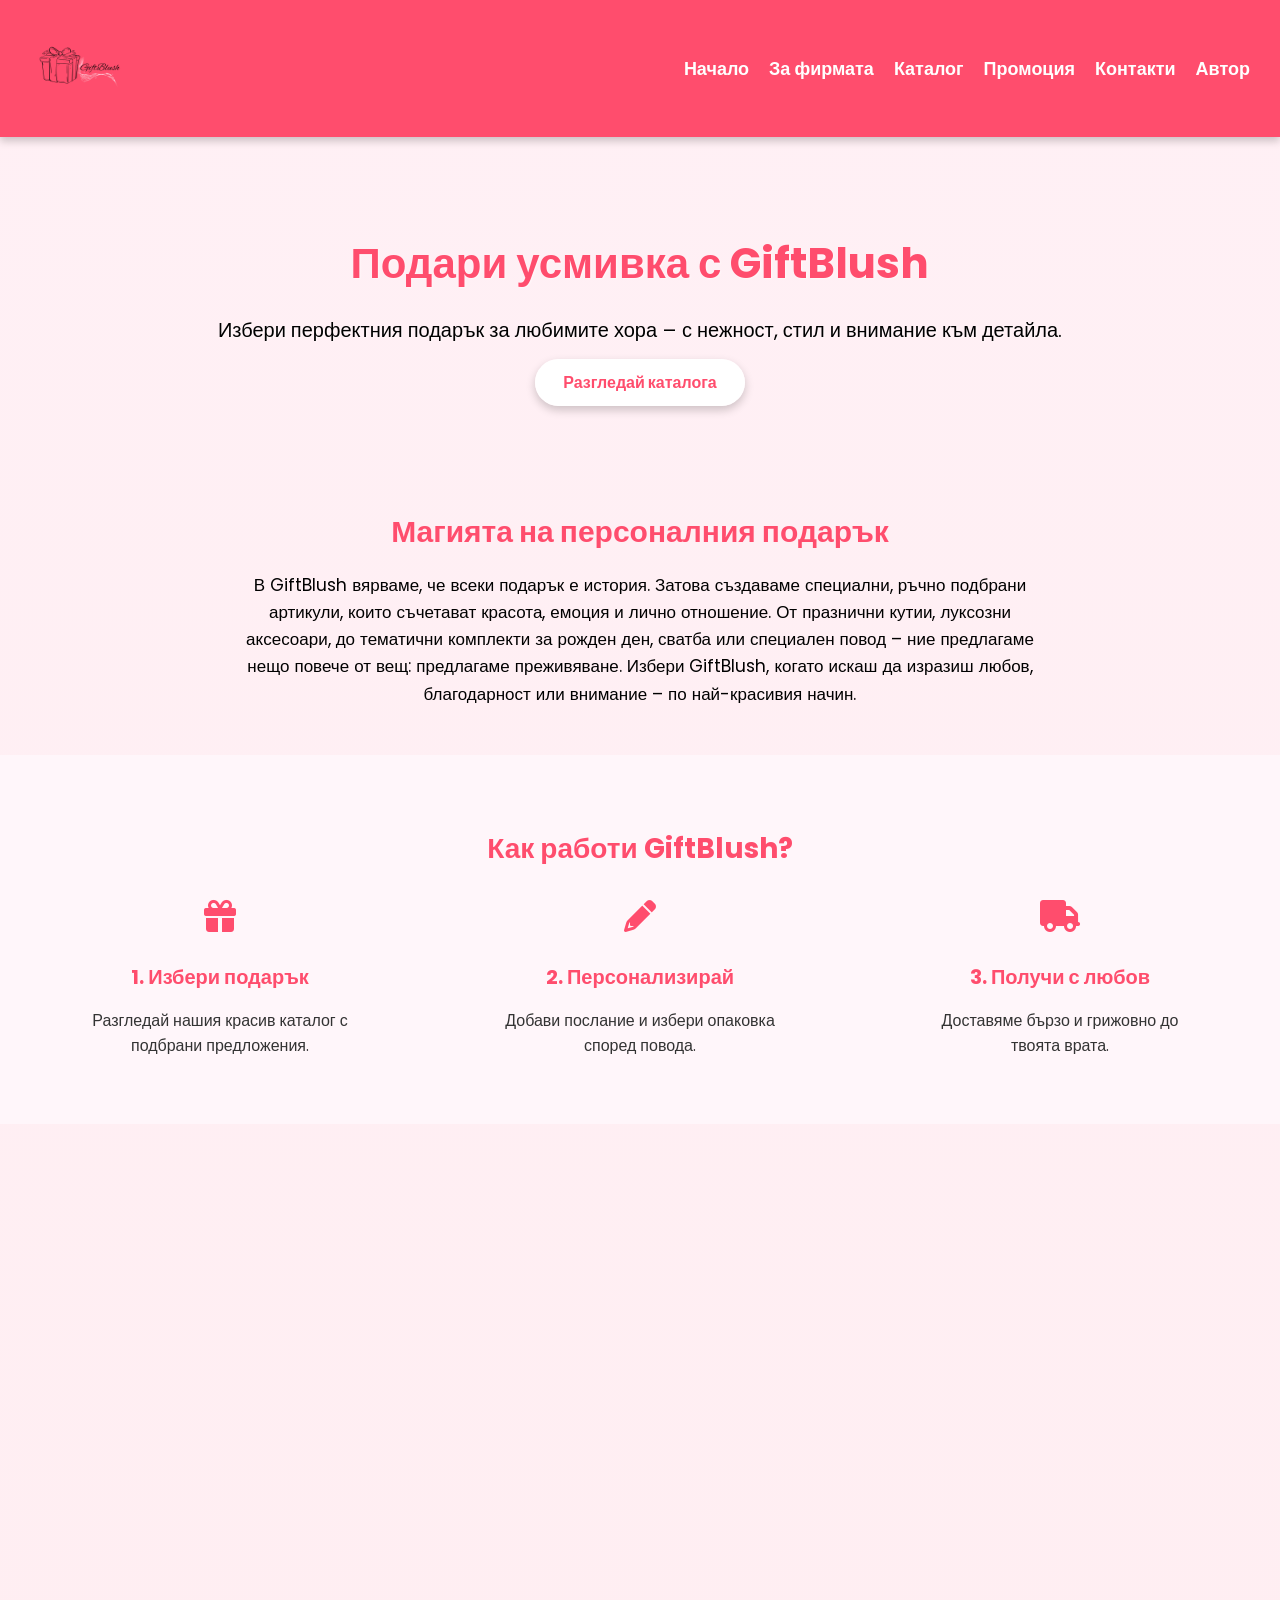
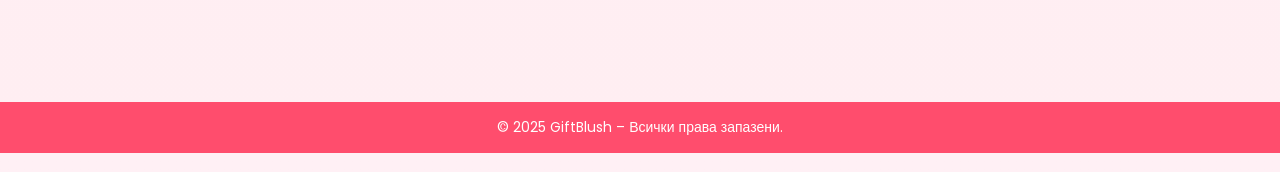
<file: index.html>
<!DOCTYPE html>
<html lang="bg">
<head>
  <meta charset="UTF-8" />
  <meta name="viewport" content="width=device-width, initial-scale=1.0"/>
  <title>GiftBlush - Магията на подаръка</title>
  <link href="https://fonts.googleapis.com/css2?family=Poppins:wght@300;600&display=swap" rel="stylesheet">
  <link href="https://unpkg.com/aos@2.3.4/dist/aos.css" rel="stylesheet">
  <link rel="stylesheet" href="https://cdnjs.cloudflare.com/ajax/libs/font-awesome/6.0.0/css/all.min.css">
  <style>
    body {
      font-family: 'Poppins', sans-serif;
      background: linear-gradient(to bottom, #fff0f5, #ffeef2);
      margin: 0;
      padding: 0;
      color: #ff4d6d;
    }

    header {
      display: flex;
      align-items: center;
      justify-content: space-between;
      background: #ff4d6d;
      padding: 15px 30px;
      box-shadow: 0 4px 8px rgba(0, 0, 0, 0.2);
      position: sticky;
      top: 0;
      z-index: 1000;
    }

    .logo img {
      height: 100px;
      transition: transform 0.3s;
    }

    .logo img:hover {
      transform: scale(1.1);
    }

    nav ul {
      list-style: none;
      display: flex;
      margin: 0;
      padding: 0;
    }

    nav ul li {
      margin-left: 20px;
    }

    nav ul li a {
      text-decoration: none;
      color: white;
      font-weight: bold;
      font-size: 18px;
      transition: color 0.3s, transform 0.2s;
    }

    nav ul li a:hover {
      color: #ffd3e0;
      transform: scale(1.1);
    }

    .hero-section {
      background: url('https://images.unsplash.com/photo-1585386959984-a4155224a1c2?auto=format&fit=crop&w=1400&q=80') no-repeat center center;
      background-size: cover;
      padding: 60px 20px;
      text-align: center;
      color: #ff4d6d;
    }

    .hero-text h1 {
      font-size: 42px;
      margin-bottom: 15px;
      text-shadow: 1px 1px 2px rgba(255,255,255,0.6);
    }

    .hero-text p {
      font-size: 20px;
      margin-bottom: 25px;
      text-shadow: 1px 1px 2px rgba(255,255,255,0.6);
      color: #000;
    }

    .btn {
      background-color: #fff;
      color: #ff4d6d;
      padding: 12px 28px;
      border: none;
      border-radius: 30px;
      font-size: 16px;
      font-weight: bold;
      cursor: pointer;
      box-shadow: 0 4px 10px rgba(0,0,0,0.2);
      transition: all 0.3s ease;
      text-decoration: none;
    }

    .btn:hover {
      background-color: #ffe0ec;
      transform: scale(1.05);
    }

    .about-section {
      padding: 30px 20px;
      max-width: 800px;
      margin: 0 auto;
      text-align: center;
    }

    .about-section h2 {
      font-size: 30px;
      margin-bottom: 15px;
    }

    .about-section p {
      font-size: 17px;
      line-height: 1.6;
      color: #000;
    }

    .how-it-works {
      padding: 50px 20px;
      background-color: #fff6fa;
      text-align: center;
    }

    .how-it-works h2 {
      font-size: 28px;
      margin-bottom: 30px;
    }

    .steps {
      display: flex;
      justify-content: space-around;
      flex-wrap: wrap;
      gap: 20px;
    }

    .step {
      max-width: 280px;
    }

    .step h3 {
      font-size: 20px;
      margin-bottom: 10px;
      color: #ff4d6d;
    }

    .step p {
      font-size: 16px;
      color: #333;
    }

    .icon {
      color: #ff4d6d;
      margin-bottom: 10px;
      transition: transform 0.3s ease;
    }

    .step:hover .icon {
      transform: scale(1.2) rotate(5deg);
    }

    .subscribe-section {
      background-color: #ffe0ec;
      padding: 40px 20px;
      text-align: center;
    }

    .subscribe-section h2 {
      margin-bottom: 20px;
      font-size: 24px;
    }

    .subscribe-section input[type="email"] {
      padding: 10px;
      width: 250px;
      border-radius: 20px;
      border: 1px solid #ccc;
      margin-right: 10px;
    }

    .subscribe-section button {
      padding: 10px 20px;
      border: none;
      border-radius: 20px;
      background-color: #ff4d6d;
      color: white;
      font-weight: bold;
      cursor: pointer;
    }

    .faq-section {
      background-color: #fff6fa;
      padding: 60px 20px;
      text-align: center;
    }

    .faq-section h2 {
      color: #ff4d6d;
      margin-bottom: 40px;
      font-size: 30px;
    }

    .faq-container {
      max-width: 1000px;
      margin: 0 auto;
      text-align: left;
    }

    .faq-item {
      background: #ffffff;
      margin-bottom: 15px;
      border-radius: 10px;
      overflow: hidden;
      box-shadow: 0 2px 8px rgba(0,0,0,0.1);
    }

    .faq-question {
      padding: 18px 24px;
      cursor: pointer;
      font-weight: bold;
      color: #ff4d6d;
      position: relative;
      font-size: 18px;
      line-height: 1.5;
    }

    .faq-answer {
      padding: 0 24px 18px;
      color: #333;
      display: none;
    }

    .faq-item input {
      display: none;
    }

    .faq-item input:checked ~ .faq-answer {
      display: block;
    }

    .faq-item input:checked ~ .faq-question::after {
      content: "-";
    }

    .faq-question::after {
      content: "+";
      position: absolute;
      right: 24px;
      font-size: 24px;
      top: 50%;
      transform: translateY(-50%);
      color: #ff4d6d;
      transition: 0.3s ease;
    }

    footer {
      background-color: #ff4d6d;
      color: white;
      text-align: center;
      padding: 15px 0;
      font-size: 14px;
      margin-top: 30px;
    }
  </style>
</head>
<body>

  <header>
    <div class="logo">
      <img src="./pictures/GiftBlush_logo.png" alt="GiftBlush лого">
    </div>
    <nav>
      <ul>
        <li><a href="index.html">Начало</a></li>
        <li><a href="about.html">За фирмата</a></li>
        <li><a href="catalog.html">Каталог</a></li>
        <li><a href="promo.html">Промоция</a></li>
        <li><a href="contacts.html">Контакти</a></li>
        <li><a href="author.html">Автор</a></li>
      </ul>
    </nav>
  </header>

  <section class="hero-section" data-aos="fade-up">
    <div class="hero-text">
      <h1>Подари усмивка с GiftBlush</h1>
      <p>Избери перфектния подарък за любимите хора – с нежност, стил и внимание към детайла.</p>
      <a href="catalog.html" class="btn">Разгледай каталога</a>
    </div>
  </section>

  <section class="about-section" data-aos="fade-up">
    <h2>Магията на персоналния подарък</h2>
    <p>
      В GiftBlush вярваме, че всеки подарък е история. Затова създаваме специални, ръчно подбрани артикули, които съчетават красота, емоция и лично отношение.
      От празнични кутии, луксозни аксесоари, до тематични комплекти за рожден ден, сватба или специален повод – ние предлагаме нещо повече от вещ: предлагаме преживяване.
      Избери GiftBlush, когато искаш да изразиш любов, благодарност или внимание – по най-красивия начин.
    </p>
  </section>

  <section class="how-it-works" data-aos="fade-up">
    <h2>Как работи GiftBlush?</h2>
    <div class="steps">
      <div class="step">
        <i class="fas fa-gift fa-2x icon"></i>
        <h3>1. Избери подарък</h3>
        <p>Разгледай нашия красив каталог с подбрани предложения.</p>
      </div>
      <div class="step">
        <i class="fas fa-pencil-alt fa-2x icon"></i>
        <h3>2. Персонализирай</h3>
        <p>Добави послание и избери опаковка според повода.</p>
      </div>
      <div class="step">
        <i class="fas fa-truck fa-2x icon"></i>
        <h3>3. Получи с любов</h3>
        <p>Доставяме бързо и грижовно до твоята врата.</p>
      </div>
    </div>
  </section>

  <section class="subscribe-section" data-aos="fade-up">
    <h2>Абонирай се за новини и получи 10% отстъпка</h2>
    <form>
      <input type="email" placeholder="Въведи имейл" required>
      <button type="submit">Абонирай се</button>
    </form>
  </section>

  <section class="faq-section" data-aos="fade-up">
    <h2>Често задавани въпроси</h2>
    <div class="faq-container">
      <div class="faq-item">
        <input type="checkbox" id="faq1">
        <label class="faq-question" for="faq1">Колко бързо е доставката?</label>
        <div class="faq-answer">
          <p>Доставяме в рамките на 1-3 работни дни, в зависимост от населеното място.</p>
        </div>
      </div>
      <div class="faq-item">
        <input type="checkbox" id="faq2">
        <label class="faq-question" for="faq2">Мога ли да добавя лично послание?</label>
        <div class="faq-answer">
          <p>Разбира се! Персоналните послания са част от нашата магия.</p>
        </div>
      </div>
      <div class="faq-item">
        <input type="checkbox" id="faq3">
        <label class="faq-question" for="faq3">Какви методи на плащане предлагате?</label>
        <div class="faq-answer">
          <p>Можеш да платиш с карта, наложен платеж или по банков път.</p>
        </div>
      </div>
    </div>
  </section>

  <footer>
    © 2025 GiftBlush – Всички права запазени.
  </footer>

  <script src="https://unpkg.com/aos@2.3.4/dist/aos.js"></script>
  <script>
    AOS.init();
  </script>
</body>
</html>
</file>
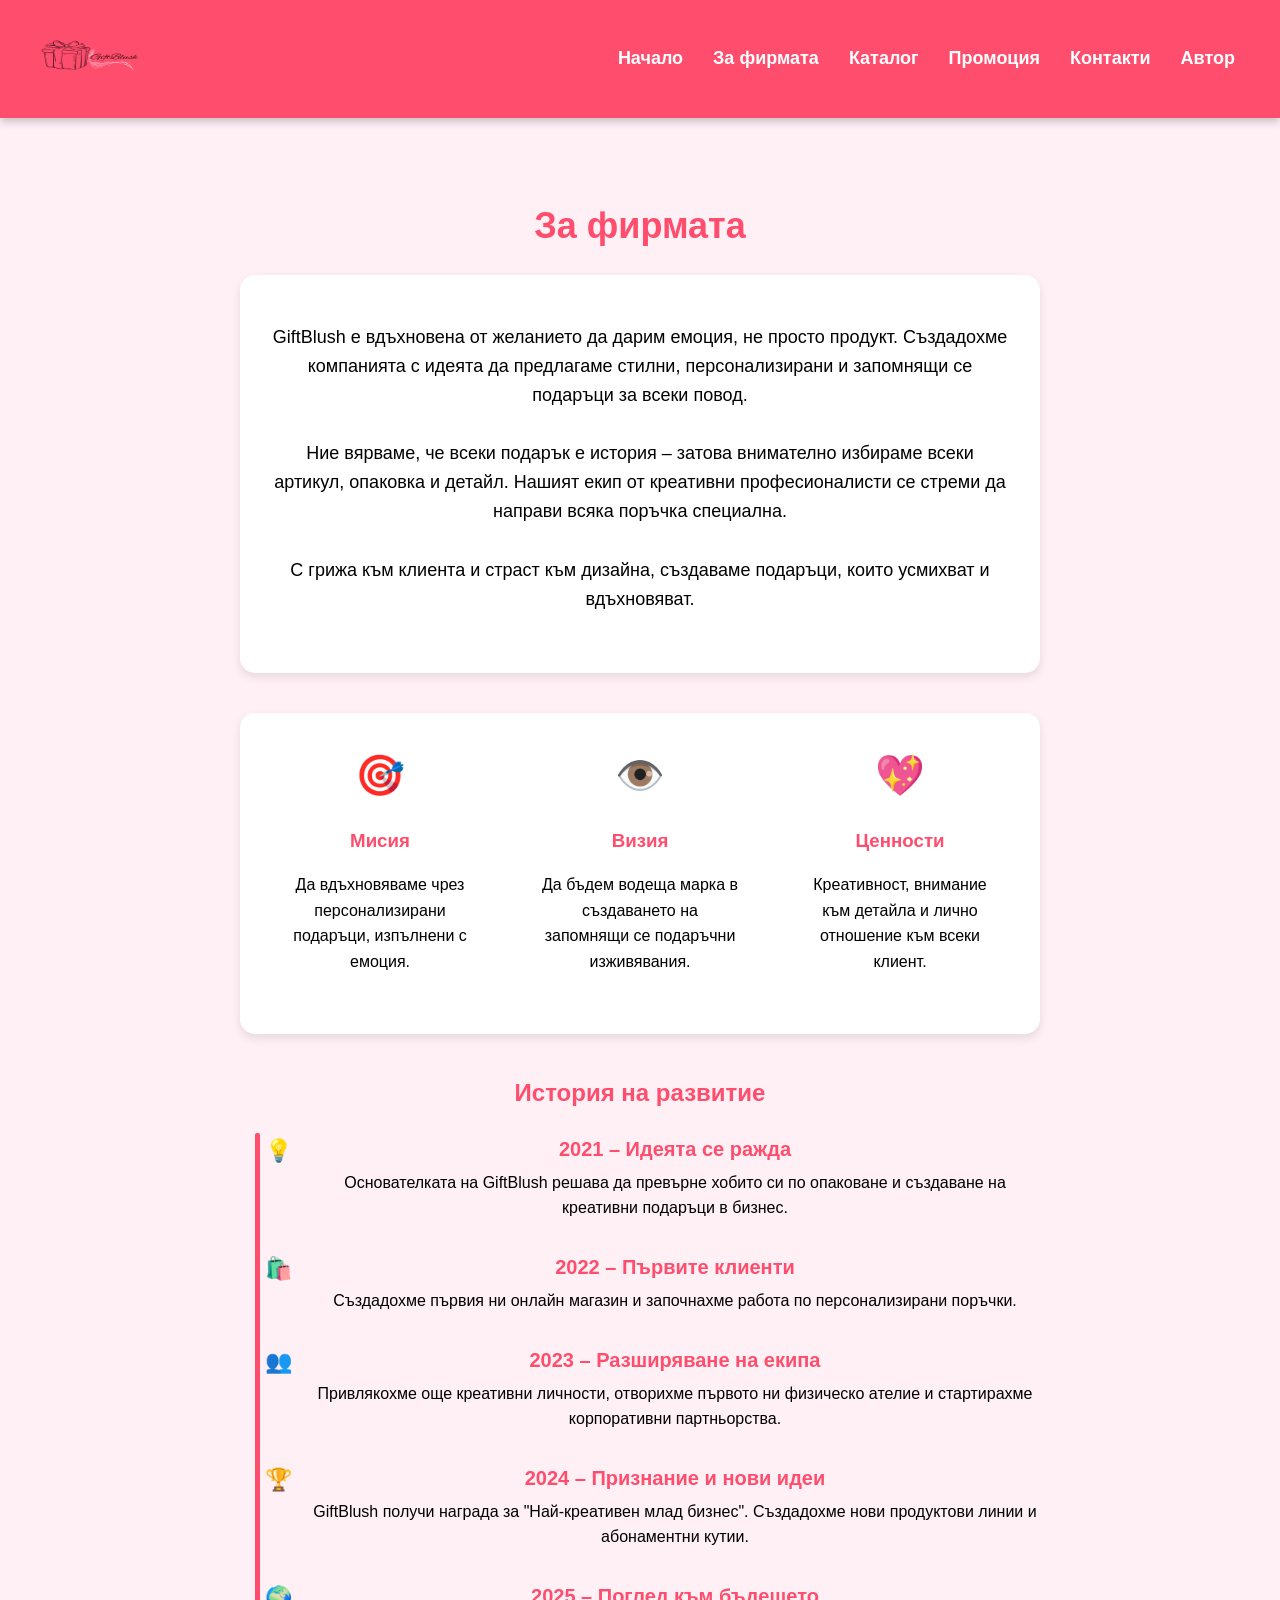
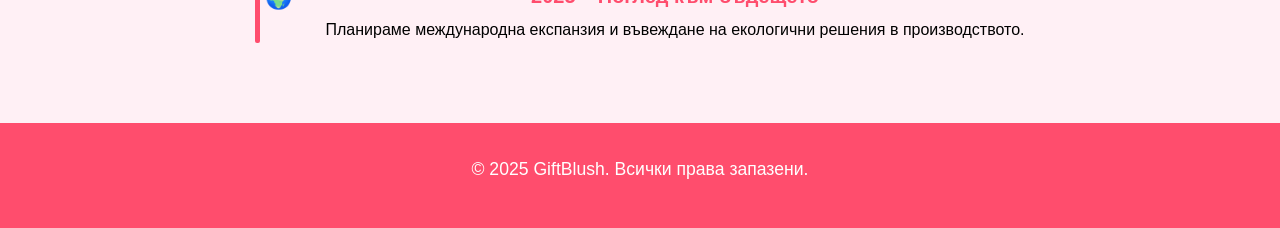
<file: about.html>
<!DOCTYPE html>
<html lang="bg">

<head>
    <meta charset="UTF-8">
    <meta name="viewport" content="width=device-width, initial-scale=1.0">
    <title>За фирмата</title>
    <link rel="stylesheet" href="styles.css">

    <style>
        body {
            font-family: 'Segoe UI', sans-serif;
            margin: 0;
            padding: 0;
            background-color: #fff0f5;
        }

        header {
            display: flex;
            align-items: center;
            justify-content: space-between;
            background: #ff4d6d;
            padding: 15px 30px;
            box-shadow: 0 4px 8px rgba(0, 0, 0, 0.2);
            position: sticky;
            top: 0;
            z-index: 1000;
        }

        .logo img {
            height: 80px;
            transition: transform 0.3s;
        }

        .logo img:hover {
            transform: scale(1.1);
        }

        nav ul {
            list-style: none;
            display: flex;
            margin: 0;
            padding: 0;
        }

        nav ul li {
            margin: 0 15px;
        }

        nav ul li a {
            text-decoration: none;
            color: white;
            font-weight: bold;
            font-size: 18px;
            transition: color 0.3s, transform 0.2s;
        }

        nav ul li a:hover {
            color: #ffd3e0;
            transform: scale(1.1);
        }

        main {
            padding: 50px 20px;
            max-width: 1000px;
            margin: auto;
        }

        section h1 {
            color: #ff4d6d;
            font-size: 36px;
            text-align: center;
        }

        .company-info {
            background-color: white;
            border-radius: 15px;
            padding: 30px;
            box-shadow: 0 4px 10px rgba(0, 0, 0, 0.1);
            margin-bottom: 40px;
        }

        .company-info p {
            font-size: 18px;
            line-height: 1.6;
        }

        /* Мисия - Визия - Ценности */
        .core-values {
            display: flex;
            justify-content: space-around;
            background-color: #ffffff;
            border-radius: 15px;
            padding: 30px 10px;
            box-shadow: 0 4px 10px rgba(0, 0, 0, 0.1);
            margin-bottom: 40px;
            text-align: center;
        }

        .value-box {
            max-width: 200px;
        }

        .value-box span {
            font-size: 40px;
            display: block;
            margin-bottom: 10px;
        }

        .value-box h3 {
            color: #ff4d6d;
            margin-bottom: 10px;
        }

        .value-box p {
            font-size: 16px;
        }

        /* Хронология */
        .timeline {
            position: relative;
            padding-left: 40px;
            margin: 20px 0;
        }

        .timeline::before {
            content: '';
            position: absolute;
            top: 0;
            left: 15px;
            width: 5px;
            height: 100%;
            background: #ff4d6d;
            border-radius: 2px;
        }

        .timeline-event {
            position: relative;
            margin-bottom: 30px;
            padding-left: 30px;
        }

        .timeline-event::before {
            position: absolute;
            left: -15px;
            top: 0;
            font-size: 22px;
        }

        .timeline-event:nth-child(1)::before { content: '💡'; }
        .timeline-event:nth-child(2)::before { content: '🛍️'; }
        .timeline-event:nth-child(3)::before { content: '👥'; }
        .timeline-event:nth-child(4)::before { content: '🏆'; }
        .timeline-event:nth-child(5)::before { content: '🌍'; }

        .timeline-event h3 {
            margin: 0 0 5px;
            color: #ff4d6d;
            font-size: 20px;
        }

        .timeline-event p {
            margin: 0;
            font-size: 16px;
        }

        footer {
            background: #ff4d6d;
            color: white;
            text-align: center;
            padding: 15px 0;
            font-size: 16px;
        }
    </style>
</head>

<body>
    <header>
        <div class="logo">
            <img src="./pictures/GiftBlush_logo.png" alt="GiftBlush Лого">
        </div>
        <nav>
            <ul>
                <li><a href="index.html">Начало</a></li>
                <li><a href="about.html">За фирмата</a></li>
                <li><a href="catalog.html">Каталог</a></li>
                <li><a href="promo.html">Промоция</a></li>
                <li><a href="contacts.html">Контакти</a></li>
                <li><a href="author.html">Автор</a></li>
            </ul>
        </nav>
    </header>

    <main>
        <section>
            <h1>За фирмата</h1>
            <div class="company-info">
                <p>GiftBlush е вдъхновена от желанието да дарим емоция, не просто продукт. Създадохме компанията с идеята да предлагаме стилни, персонализирани и запомнящи се подаръци за всеки повод.</p>
                <p>Ние вярваме, че всеки подарък е история – затова внимателно избираме всеки артикул, опаковка и детайл. Нашият екип от креативни професионалисти се стреми да направи всяка поръчка специална.</p>
                <p>С грижа към клиента и страст към дизайна, създаваме подаръци, които усмихват и вдъхновяват.</p>
            </div>

            <!-- Мисия, Визия, Ценности -->
            <div class="core-values">
                <div class="value-box">
                    <span>🎯</span>
                    <h3>Мисия</h3>
                    <p>Да вдъхновяваме чрез персонализирани подаръци, изпълнени с емоция.</p>
                </div>
                <div class="value-box">
                    <span>👁️</span>
                    <h3>Визия</h3>
                    <p>Да бъдем водеща марка в създаването на запомнящи се подаръчни изживявания.</p>
                </div>
                <div class="value-box">
                    <span>💖</span>
                    <h3>Ценности</h3>
                    <p>Креативност, внимание към детайла и лично отношение към всеки клиент.</p>
                </div>
            </div>

            <h2 style="text-align:center; color:#ff4d6d;">История на развитие</h2>
            <div class="timeline">
                <div class="timeline-event">
                    <h3>2021 – Идеята се ражда</h3>
                    <p>Основателката на GiftBlush решава да превърне хобито си по опаковане и създаване на креативни подаръци в бизнес.</p>
                </div>
                <div class="timeline-event">
                    <h3>2022 – Първите клиенти</h3>
                    <p>Създадохме първия ни онлайн магазин и започнахме работа по персонализирани поръчки.</p>
                </div>
                <div class="timeline-event">
                    <h3>2023 – Разширяване на екипа</h3>
                    <p>Привлякохме още креативни личности, отворихме първото ни физическо ателие и стартирахме корпоративни партньорства.</p>
                </div>
                <div class="timeline-event">
                    <h3>2024 – Признание и нови идеи</h3>
                    <p>GiftBlush получи награда за "Най-креативен млад бизнес". Създадохме нови продуктови линии и абонаментни кутии.</p>
                </div>
                <div class="timeline-event">
                    <h3>2025 – Поглед към бъдещето</h3>
                    <p>Планираме международна експанзия и въвеждане на екологични решения в производството.</p>
                </div>
            </div>
        </section>
    </main>

    <footer>
        <p>&copy; 2025 GiftBlush. Всички права запазени.</p>
    </footer>
</body>

</html>
</file>
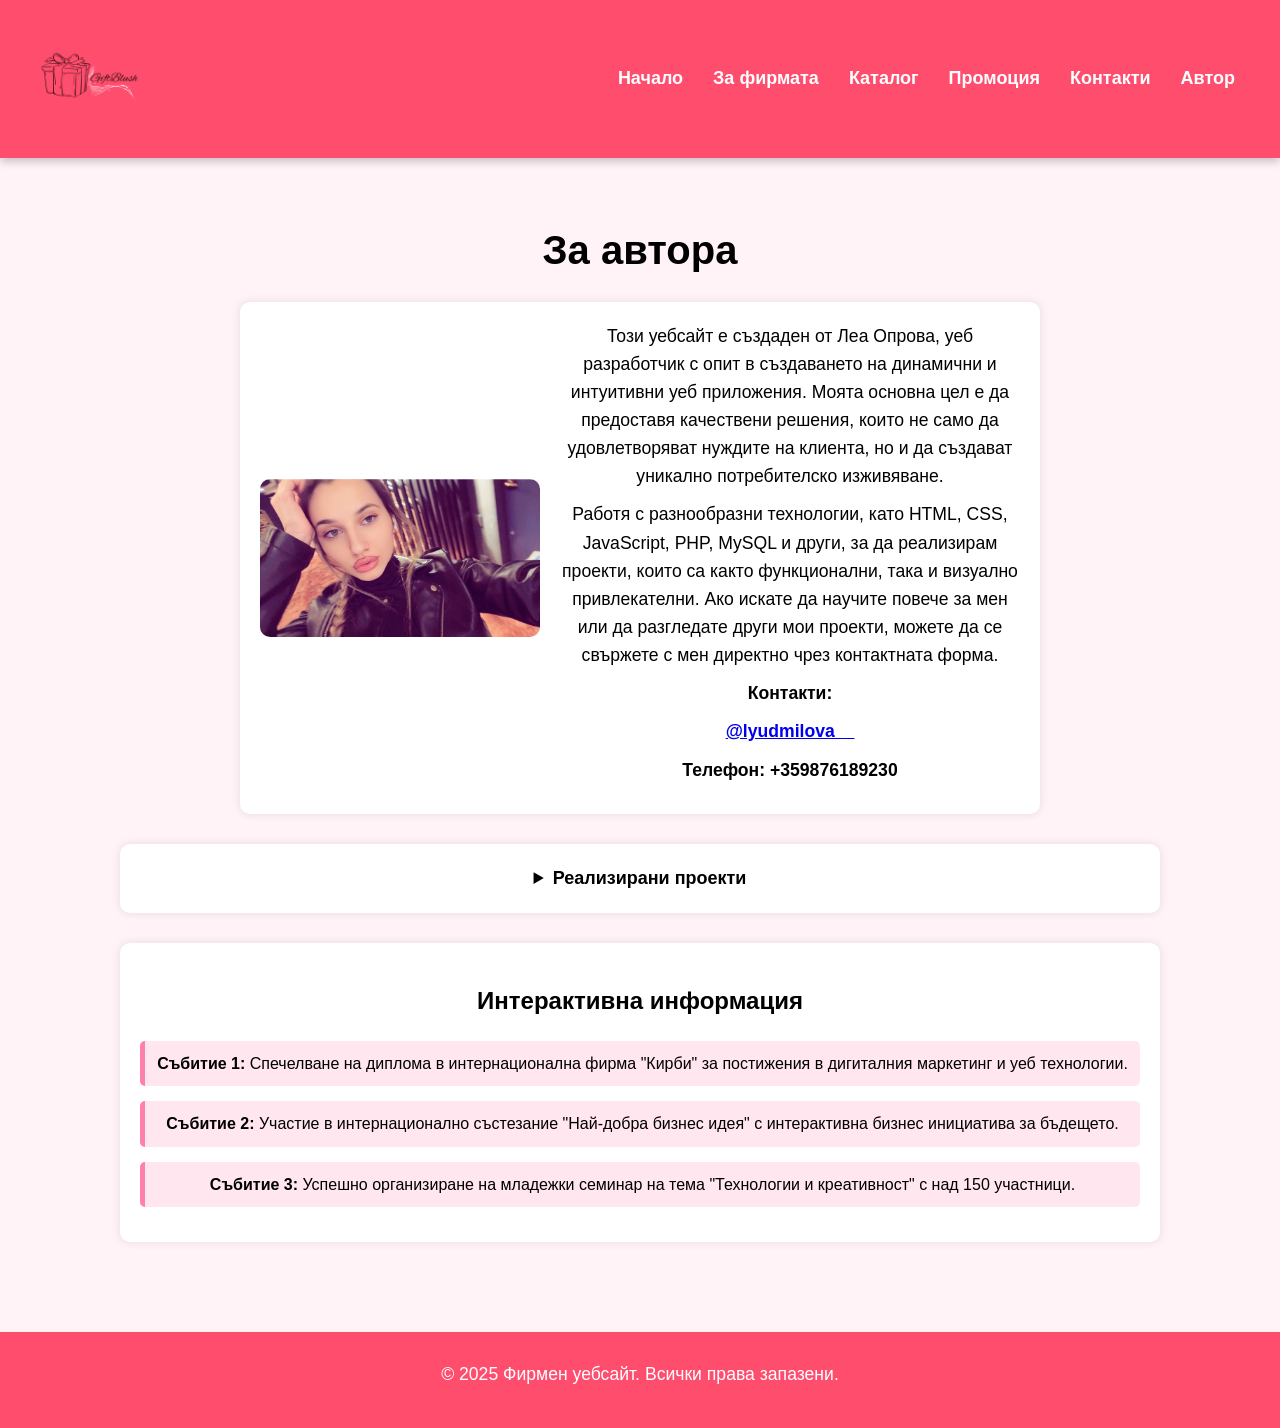
<file: author.html>
<!DOCTYPE html>
<html lang="bg">

<head>
    <meta charset="UTF-8">
    <meta name="viewport" content="width=device-width, initial-scale=1.0">
    <title>За автора</title>
    <link rel="stylesheet" href="styles.css">
    <style>
        body {
            font-family: Arial, sans-serif;
            margin: 0;
            padding: 0;
            background-color: #fff3f8;
        }



        h1 {
            text-align: center;
            margin-top: 20px;
        }

        .author-container {
            display: flex;
            align-items: center;
            gap: 20px;
            max-width: 1000px;
            margin: 20px auto;
            padding: 20px;
            background: #ffffff;
            border-radius: 10px;
            box-shadow: 0 0 10px rgba(0, 0, 0, 0.1);
        }

        .author-container img {
            width: 280px;
            border-radius: 10px;
            object-fit: cover;
        }

        .author-info {
            flex: 1;
        }

        .author-info p {
            margin: 0 0 10px;
        }

        .contact-link, .phone-number {
            display: block;
            margin-top: 10px;
            font-weight: bold;
        }

        .projects {
            max-width: 1000px;
            margin: 30px auto;
            padding: 20px;
            background-color: #fff;
            border-radius: 10px;
            box-shadow: 0 0 10px rgba(0, 0, 0, 0.1);
        }

        .projects summary {
            font-weight: bold;
            font-size: 18px;
            cursor: pointer;
        }

        .project-gallery {
            display: grid;
            grid-template-columns: repeat(auto-fit, minmax(200px, 1fr));
            gap: 15px;
            margin-top: 15px;
        }

        .project-gallery img {
            width: 100%;
            height: 150px;
            object-fit: cover;
            border-radius: 8px;
        }

        .events {
            max-width: 1000px;
            margin: 30px auto;
            padding: 20px;
            background-color: #fff;
            border-radius: 10px;
            box-shadow: 0 0 10px rgba(0, 0, 0, 0.1);
        }

        .event {
            margin-bottom: 15px;
            padding: 10px;
            background-color: #ffe6ef;
            border-left: 5px solid #ff80ab;
            border-radius: 5px;
        }

        footer {
            text-align: center;
            margin-top: 20px;
            padding: 10px;
            background: #ff4d6d;
            color: white;
        }
        header {
      display: flex;
      align-items: center;
      justify-content: space-between;
      background: #ff4d6d;
      padding: 15px 30px;
      box-shadow: 0 4px 8px rgba(0, 0, 0, 0.2);
      position: sticky;
      top: 0;
      z-index: 1000;
    }

    .logo {
      flex-shrink: 0;
    }

    .logo img {
      height: 120px;
      transition: transform 0.3s;
    }

    .logo img:hover {
      transform: scale(1.1);
    }

    nav {
      flex-grow: 1;
      text-align: right;
    }

    nav ul {
      list-style: none;
      padding: 0;
      margin: 0;
      display: flex;
      justify-content: flex-end;
    }

    nav ul li {
      margin: 0 15px;
    }

    nav ul li a {
      text-decoration: none;
      color: white;
      font-weight: bold;
      font-size: 18px;
      transition: color 0.3s, transform 0.2s;
    }

    nav ul li a:hover {
      color: #ffd3e0;
      transform: scale(1.1);
    }
    </style>
</head>

<body>
    <header>
        <div class="logo">
            <img src="pictures/GiftBlush_logo.png" alt="Лого на фирмата">
        </div>
        <nav>
            <ul>
                <li><a href="index.html">Начало</a></li>
                <li><a href="about.html">За фирмата</a></li>
                <li><a href="catalog.html">Каталог</a></li>
                <li><a href="promo.html">Промоция</a></li>
                <li><a href="contacts.html">Контакти</a></li>
                <li><a href="author.html">Автор</a></li>
            </ul>
        </nav>
    </header>
    <main>
        <section>
            <h1>За автора</h1>
            <div class="author-container">
                <img src="pictures/Imageauthor.jpg" alt="Снимка на автора">
                <div class="author-info">
                    <p>Този уебсайт е създаден от Леа Опрова, уеб разработчик с опит в създаването на динамични и интуитивни уеб приложения. Моята основна цел е да предоставя качествени решения, които не само да удовлетворяват нуждите на клиента, но и да създават уникално потребителско изживяване.</p>
                    <p>Работя с разнообразни технологии, като HTML, CSS, JavaScript, PHP, MySQL и други, за да реализирам проекти, които са както функционални, така и визуално привлекателни. Ако искате да научите повече за мен или да разгледате други мои проекти, можете да се свържете с мен директно чрез контактната форма.</p>
                    <p><strong>Контакти:</strong>
                        <a class="contact-link" href="https://www.instagram.com/lyudmilova__" target="_blank">@lyudmilova__</a>
                        <span class="phone-number">Телефон: +359876189230</span>
                    </p>
                </div>
            </div>
        </section>

        <section class="projects">
            <details>
                <summary>Реализирани проекти</summary>
                <div class="project-gallery">
                    <img src="pictures/Image.jpg" alt="Проект 1">
                    <img src="pictures/Image.png" alt="Проект 2">
                    <img src="pictures/Image__2_.jpg" alt="Проект 3">
                </div>
            </details>
        </section>

        <section class="events">
            <h2>Интерактивна информация</h2>
            <div class="event">
                <strong>Събитие 1:</strong> Спечелване на диплома в интернационална фирма "Кирби" за постижения в дигиталния маркетинг и уеб технологии.
            </div>
            <div class="event">
                <strong>Събитие 2:</strong> Участие в интернационално състезание "Най-добра бизнес идея" с интерактивна бизнес инициатива за бъдещето.
            </div>
            <div class="event">
                <strong>Събитие 3:</strong> Успешно организиране на младежки семинар на тема "Технологии и креативност" с над 150 участници.
            </div>
        </section>
    </main>
    <footer>
        <p>&copy; 2025 Фирмен уебсайт. Всички права запазени.</p>
    </footer>
</body>

</html>
</file>
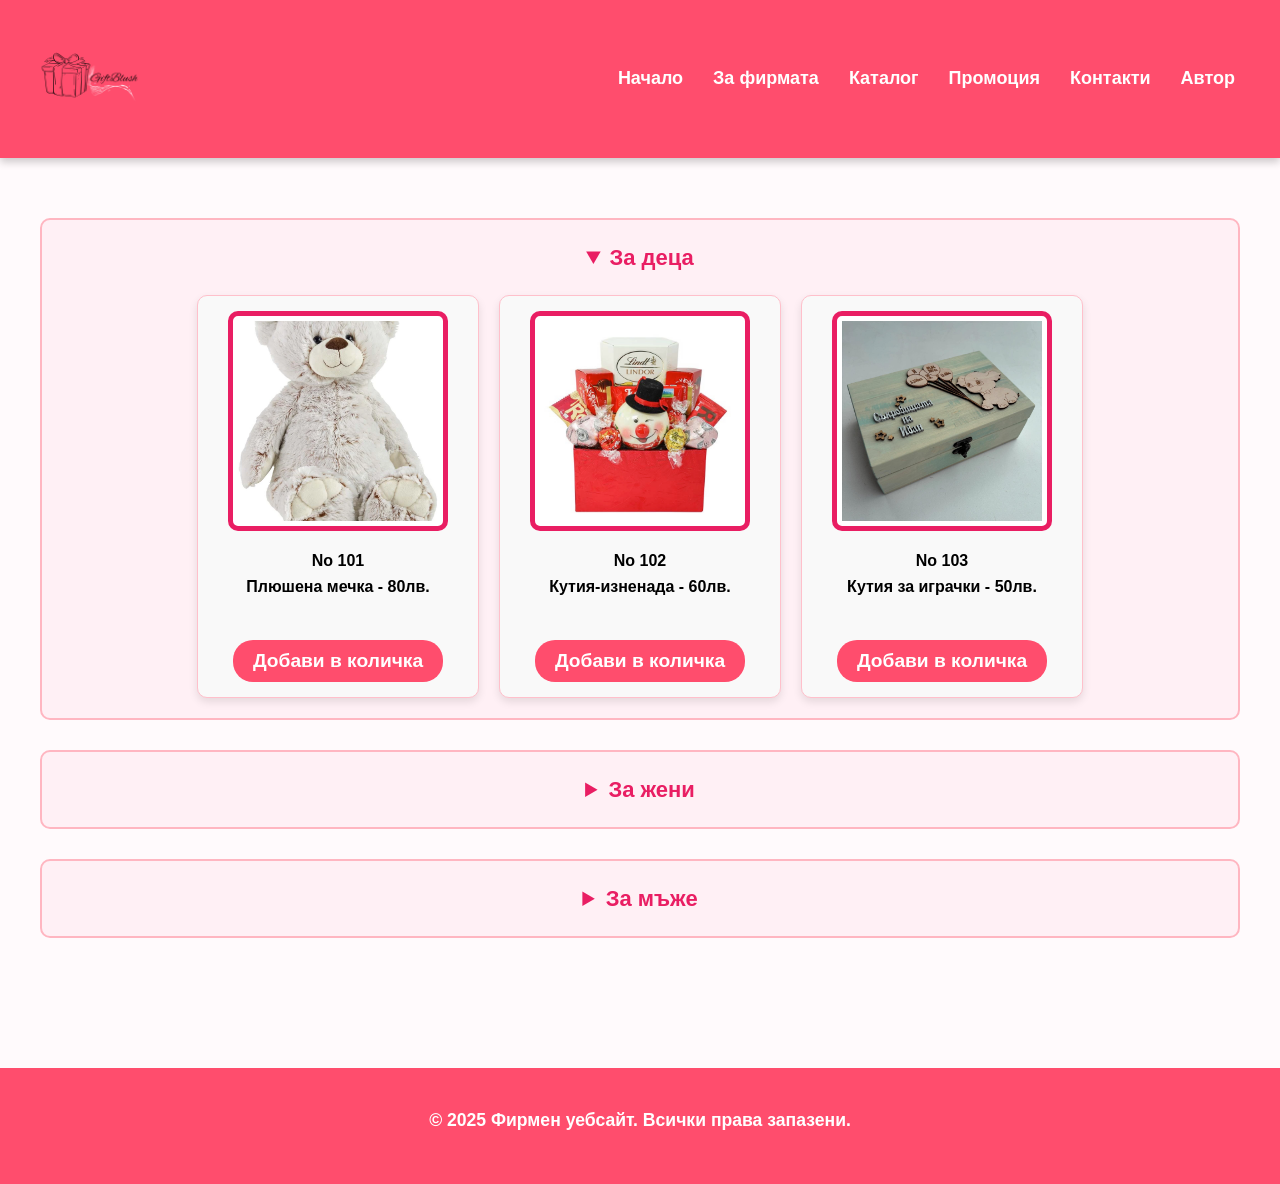
<file: catalog.html>
<!DOCTYPE html>
<html lang="bg">

<head>
  <meta charset="UTF-8">
  <meta name="viewport" content="width=device-width, initial-scale=1.0">
  <title>Каталог</title>
  <link rel="stylesheet" href="styles.css">
  <style>
    body {
      margin: 0;
      font-family: Arial, sans-serif;
      background-color: #fffafc;
    }

    header {
      display: flex;
      align-items: center;
      justify-content: space-between;
      background: #ff4d6d;
      padding: 15px 30px;
      box-shadow: 0 4px 8px rgba(0, 0, 0, 0.2);
      position: sticky;
      top: 0;
      z-index: 1000;
    }

    .logo {
      flex-shrink: 0;
    }

    .logo img {
      height: 120px;
      transition: transform 0.3s;
    }

    .logo img:hover {
      transform: scale(1.1);
    }

    nav {
      flex-grow: 1;
      text-align: right;
    }

    nav ul {
      list-style: none;
      padding: 0;
      margin: 0;
      display: flex;
      justify-content: flex-end;
    }

    nav ul li {
      margin: 0 15px;
    }

    nav ul li a {
      text-decoration: none;
      color: white;
      font-weight: bold;
      font-size: 18px;
      transition: color 0.3s, transform 0.2s;
    }

    nav ul li a:hover {
      color: #ffd3e0;
      transform: scale(1.1);
    }

    .catalog-container {
      max-width: 1200px;
      margin: auto;
      padding: 20px;
    }

    details {
      margin-bottom: 30px;
      border: 2px solid #ffb6c1;
      border-radius: 10px;
      background-color: #fff0f5;
      padding: 10px 20px;
    }

    summary {
      font-size: 22px;
      font-weight: bold;
      cursor: pointer;
      color: #e91e63;
      padding: 10px 0;
    }

    .products {
      display: flex;
      flex-wrap: wrap;
      justify-content: center;
      gap: 20px;
      margin-top: 10px;
      padding-bottom: 10px;
    }

    .product {
      min-width: 250px;
      max-width: 250px;
      flex-shrink: 0;
      padding: 15px;
      text-align: center;
      background-color: #f9f9f9;
      border-radius: 10px;
      border: 1px solid #ffc0cb;
      box-shadow: 0 4px 8px rgba(0, 0, 0, 0.1);
    }

    .product img {
      width: 200px;
      height: 200px;
      object-fit: cover;
      border-radius: 10px;
      border: 5px solid #e91e63;
      padding: 5px;
      background-color: white;
    }

    .product p {
      margin-top: 10px;
      font-size: 16px;
      font-weight: bold;
    }

    .product button {
      margin-top: 10px;
      background-color: #ff4d6d;
      color: white;
      border: none;
      padding: 10px 20px;
      border-radius: 20px;
      font-weight: bold;
      cursor: pointer;
      transition: background-color 0.3s;
    }

    .product button:hover {
      background-color: #e91e63;
    }

    footer {
      text-align: center;
      padding: 20px;
      background-color: #ff4d6d;
      color: white;
      font-weight: bold;
      margin-top: 40px;
    }
  </style>
</head>

<body>
  <header>
    <div class="logo">
      <img src="./pictures/GiftBlush_logo.png" alt="GiftBlush лого">
    </div>
    <nav>
      <ul>
        <li><a href="index.html">Начало</a></li>
        <li><a href="about.html">За фирмата</a></li>
        <li><a href="catalog.html">Каталог</a></li>
        <li><a href="promo.html">Промоция</a></li>
        <li><a href="contacts.html">Контакти</a></li>
        <li><a href="author.html">Автор</a></li>
      </ul>
    </nav>
  </header>

  <main>
    <div class="catalog-container">

      <details open>
        <summary>За деца</summary>
        <div class="products">
          <div class="product">
            <img src="./pictures/mDQrLvwd1RKMyfd45yqP47T6sYtiPYKb_48265100323.webp" alt="Плюшена мечка">
            <p>No 101<br>Плюшена мечка - 80лв.</p>
            <button>Добави в количка</button>
          </div>
          <div class="product">
            <img src="./pictures/026D1E8B-5550-4D3D-A564-10E48AEEE280.jpeg" alt="Кутия-изненада">
            <p>No 102<br>Кутия-изненада - 60лв.</p>
            <button>Добави в количка</button>
          </div>
          <div class="product">
            <img src="./pictures/2102928322.jpg" alt="Кутия за играчки">
            <p>No 103<br>Кутия за играчки - 50лв.</p>
            <button>Добави в количка</button>
          </div>
        </div>
      </details>

      <details>
        <summary>За жени</summary>
        <div class="products">
          <div class="product">
            <img src="./pictures/2716_bizhu-ss-srtse-v-kutiya-za-bi.jpg" alt="Бижу в кутия">
            <p>No 201<br>Бижу в кутия - 50лв.</p>
            <button>Добави в количка</button>
          </div>
          <div class="product">
            <img src="./pictures/20626-2-2-1-1600x1200.jpg" alt="Букет от сапунени рози">
            <p>No 202<br>Букет от сапунени рози - 60лв.</p>
            <button>Добави в количка</button>
          </div>
          <div class="product">
            <img src="./pictures/sp300-300x400_0.jpg" alt="Стъклено цвете">
            <p>No 203<br>Стъклено цвете - 70лв.</p>
            <button>Добави в количка</button>
          </div>
        </div>
      </details>

      <details>
        <summary>За мъже</summary>
        <div class="products">
          <div class="product">
            <img src="./pictures/res_b2e8b3bb50b3b523be0fffd76f98965a.webp" alt="Лукс кутия">
            <p>No 301<br>Лукс кутия - 80лв.</p>
            <button>Добави в количка</button>
          </div>
          <div class="product">
            <img src="./pictures/product-54672-1600x1600.webp" alt="Уникален шах">
            <p>No 302<br>Уникален шах - 70лв.</p>
            <button>Добави в количка</button>
          </div>
          <div class="product">
            <img src="./pictures/dekanter-s-postavka-diamant-podaruk-350x350.jpg" alt="Стъклена бутилка диамант">
            <p>No 303<br>Стъклена бутилка диамант - 50лв.</p>
            <button>Добави в количка</button>
          </div>
        </div>
      </details>

    </div>
  </main>

  <footer>
    <p>&copy; 2025 Фирмен уебсайт. Всички права запазени.</p>
  </footer>
</body>
</html>
</file>
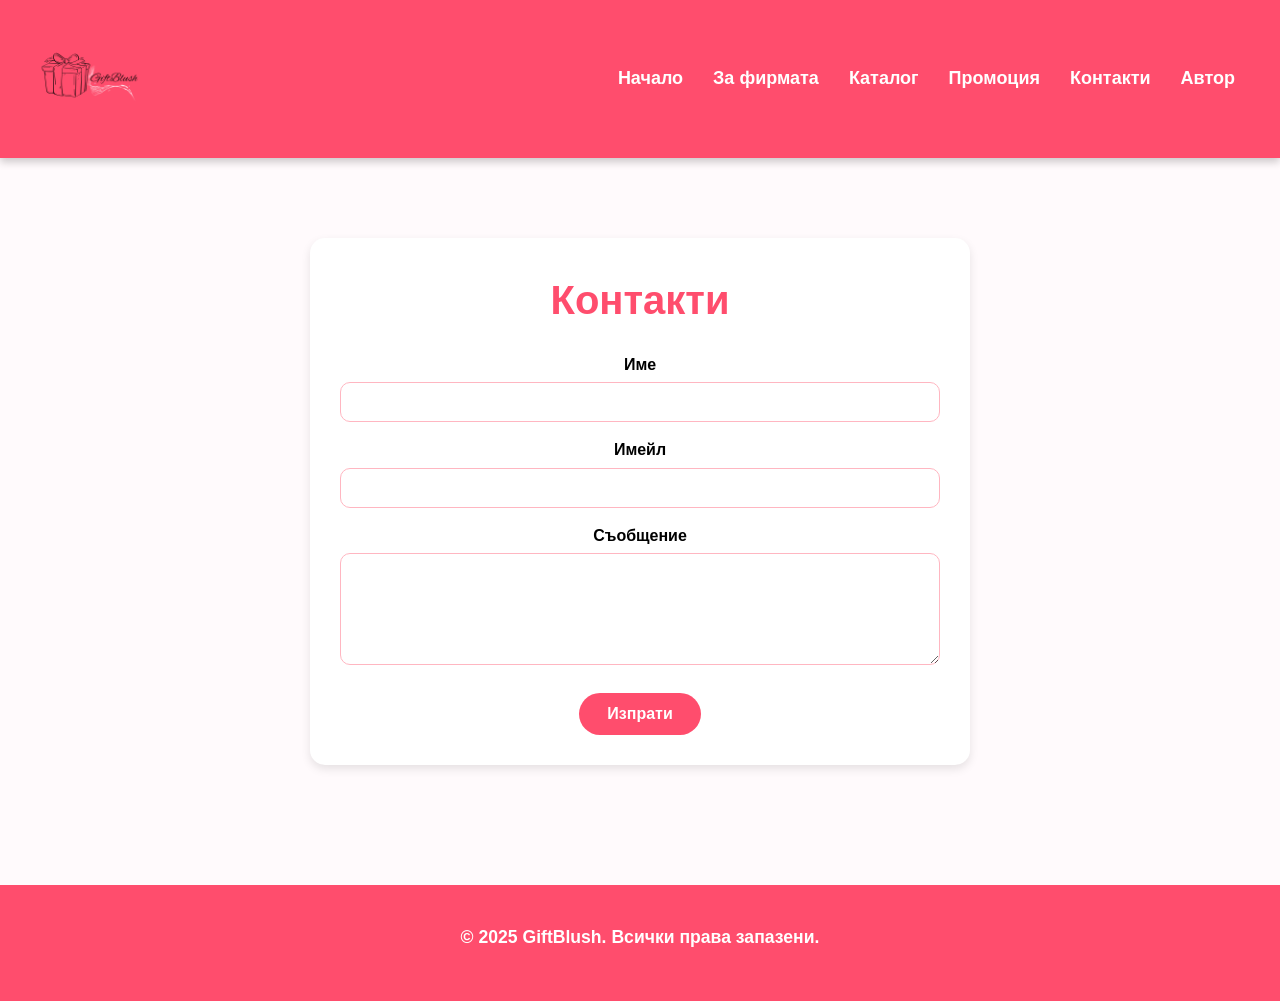
<file: contacts.html>
<!DOCTYPE html>
<html lang="bg">

<head>
  <meta charset="UTF-8">
  <meta name="viewport" content="width=device-width, initial-scale=1.0">
  <title>Контакти</title>
  <link rel="stylesheet" href="styles.css">
  <style>
    body {
      margin: 0;
      font-family: Arial, sans-serif;
      background-color: #fffafc;
    }

    header {
      display: flex;
      align-items: center;
      justify-content: space-between;
      background: #ff4d6d;
      padding: 15px 30px;
      box-shadow: 0 4px 8px rgba(0, 0, 0, 0.2);
      position: sticky;
      top: 0;
      z-index: 1000;
    }

    .logo {
      flex-shrink: 0;
    }

    .logo img {
      height: 120px;
      transition: transform 0.3s;
    }

    .logo img:hover {
      transform: scale(1.1);
    }

    nav {
      flex-grow: 1;
      text-align: right;
    }

    nav ul {
      list-style: none;
      padding: 0;
      margin: 0;
      display: flex;
      justify-content: flex-end;
    }

    nav ul li {
      margin: 0 15px;
    }

    nav ul li a {
      text-decoration: none;
      color: white;
      font-weight: bold;
      font-size: 18px;
      transition: color 0.3s, transform 0.2s;
    }

    nav ul li a:hover {
      color: #ffd3e0;
      transform: scale(1.1);
    }

    footer {
      text-align: center;
      padding: 20px;
      background-color: #ff4d6d;
      color: white;
      font-weight: bold;
      margin-top: 40px;
    }
  
    .contact-box { max-width: 600px; margin: 40px auto; padding: 30px; background: #fff; border-radius: 15px; box-shadow: 0 4px 10px rgba(0,0,0,0.1); }
    .contact-box h1 { color: #ff4d6d; text-align: center; margin-top: 0; }
    .contact-box label { display: block; margin: 15px 0 5px; font-weight: bold; }
    .contact-box input, .contact-box textarea { width: 100%; box-sizing: border-box; padding: 10px; border: 1px solid #ffb6c1; border-radius: 10px; font-family: inherit; font-size: 16px; }
    .contact-box button { margin-top: 20px; background-color: #ff4d6d; color: white; border: none; padding: 12px 28px; border-radius: 25px; font-weight: bold; font-size: 16px; cursor: pointer; }
    .contact-box button:hover { background-color: #e91e63; }
    .notice { padding: 12px; border-radius: 10px; margin-bottom: 10px; display: none; text-align: center; }
    .notice.ok { background: #e6f7ec; color: #1b6b3a; }
    .notice.err { background: #fde8ec; color: #a1233b; }
</style>
</head>
<body>
  <header>
    <div class="logo">
      <img src="./pictures/GiftBlush_logo.png" alt="GiftBlush лого">
    </div>
    <nav>
      <ul>
        <li><a href="index.html">Начало</a></li>
        <li><a href="about.html">За фирмата</a></li>
        <li><a href="catalog.html">Каталог</a></li>
        <li><a href="promo.html">Промоция</a></li>
        <li><a href="contacts.html">Контакти</a></li>
        <li><a href="author.html">Автор</a></li>
      </ul>
    </nav>
  </header>

  <main>
    <div class="contact-box">
      <h1>Контакти</h1>
      <div id="ok" class="notice ok">Благодарим! Съобщението е изпратено.</div>
      <div id="err" class="notice err">Възникна проблем. Моля, проверете данните и опитайте отново.</div>
      <form action="submit_form.php" method="POST">
        <label for="name">Име</label>
        <input type="text" id="name" name="name" required>
        <label for="email">Имейл</label>
        <input type="email" id="email" name="email" required>
        <label for="message">Съобщение</label>
        <textarea id="message" name="message" rows="5" required></textarea>
        <button type="submit">Изпрати</button>
      </form>
    </div>
  </main>

  <footer>
    <p>&copy; 2025 GiftBlush. Всички права запазени.</p>
  </footer>

  <script>
    var p = new URLSearchParams(window.location.search);
    if (p.get("sent")) document.getElementById("ok").style.display = "block";
    if (p.get("error")) document.getElementById("err").style.display = "block";
  </script>
</body>
</html>
</file>
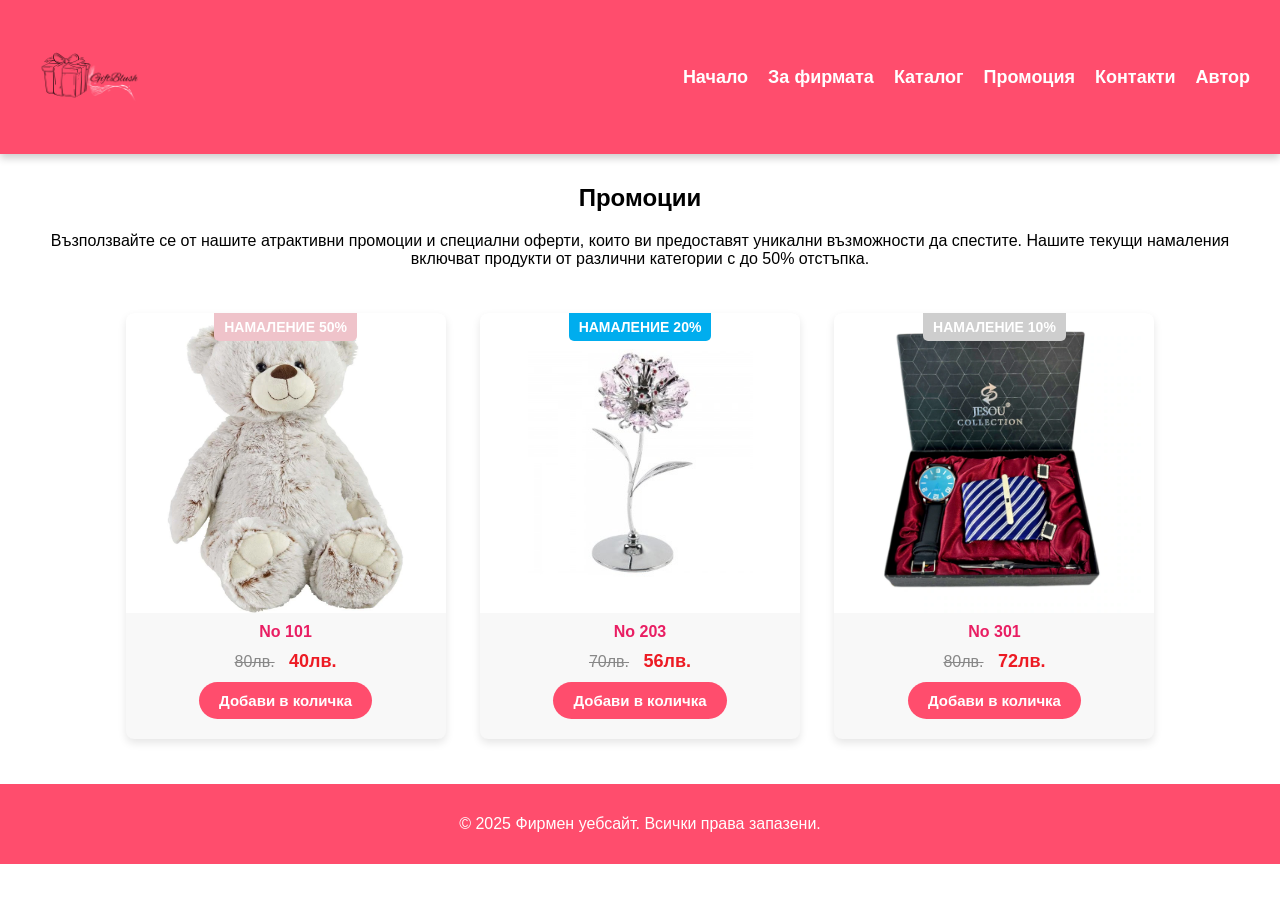
<file: promo.html>
<!DOCTYPE html>
<html lang="bg">

<head>
  <meta charset="UTF-8">
  <meta name="viewport" content="width=device-width, initial-scale=1.0">
  <title>Промоции</title>

  <style>
    body {
      margin: 0;
      font-family: Arial, sans-serif;
    }

    header {
      display: flex;
      align-items: center;
      justify-content: space-between;
      background: #ff4d6d;
      padding: 15px 30px;
      box-shadow: 0 4px 8px rgba(0, 0, 0, 0.2);
      position: sticky;
      top: 0;
      z-index: 1000;
    }

    .logo img {
      height: 120px;
      transition: transform 0.3s;
    }

    .logo img:hover {
      transform: scale(1.1);
    }

    nav ul {
      list-style: none;
      display: flex;
      margin: 0;
      padding: 0;
    }

    nav ul li {
      margin-left: 20px;
    }

    nav ul li a {
      color: white;
      text-decoration: none;
      font-weight: bold;
      font-size: 18px;
      transition: color 0.3s, transform 0.2s;
    }

    nav ul li a:hover {
      color: #ffd3e0;
      transform: scale(1.1);
    }

    h1 {
      text-align: center;
      margin-top: 30px;
    }

    p {
      text-align: center;
      padding: 0 20px;
    }

    .products {
      max-width: 1200px;
      margin: 30px auto;
      text-align: center;
    }

    .products ul {
      list-style: none;
      padding: 0;
      margin: 0;
    }

    .products ul li {
      width: 320px;
      background: #f8f8f8;
      display: inline-block;
      margin: 15px;
      position: relative;
      box-sizing: border-box;
      vertical-align: top;
      border-radius: 8px;
      overflow: hidden;
      box-shadow: 0 4px 8px rgba(0, 0, 0, 0.1);
    }

    .products ul li figure {
      margin: 0;
      height: 300px;
      background: white;
      display: flex;
      align-items: center;
      justify-content: center;
    }

    .products ul li figure img {
      max-width: 100%;
      max-height: 100%;
      object-fit: contain;
      display: block;
      transition: transform 0.4s ease, box-shadow 0.4s ease;
    }

    .products ul li figure img:hover {
      transform: scale(1.05);
      box-shadow: 0 8px 16px rgba(0, 0, 0, 0.2);
    }

    .price-box {
      text-align: center;
      padding: 10px 0 10px;
    }

    .old-price {
      text-decoration: line-through;
      color: #888;
      font-size: 16px;
    }

    .new-price {
      color: #ed1b24;
      font-weight: bold;
      font-size: 18px;
      margin-left: 10px;
    }

    .badge-overlay {
      position: absolute;
      top: 0;
      left: 0;
      width: 100%;
      text-align: center;
      z-index: 2;
    }

    .badge {
      background: #ed1b24;
      color: white;
      padding: 6px 10px;
      font-size: 14px;
      display: inline-block;
      text-transform: uppercase;
      font-weight: bold;
      border-radius: 0 0 5px 5px;
    }

    .badge.orange {
      background: #EFC3CA;
    }

    .badge.blue {
      background: #00adee;
    }

    .badge.pink {
      background: #CECECE;
    }

    .product-number {
      font-weight: bold;
      color: #e91e63;
      padding-top: 10px;
      font-size: 16px;
    }

    .product-btn {
      margin-bottom: 20px;
    }

    .product-btn button {
      background-color: #ff4d6d;
      color: white;
      border: none;
      padding: 10px 20px;
      border-radius: 25px;
      font-size: 15px;
      font-weight: bold;
      cursor: pointer;
      transition: background-color 0.3s ease, transform 0.2s ease;
    }

    .product-btn button:hover {
      background-color: #e94461;
      transform: scale(1.05);
    }

    footer {
      background: #ff4d6d;
      color: white;
      text-align: center;
      padding: 15px;
      margin-top: 30px;
    }
  </style>
</head>

<body>

  <header>
    <div class="logo">
      <img src="./pictures/GiftBlush_logo.png" alt="GiftBlush Logo">
    </div>
    <nav>
      <ul>
        <li><a href="index.html">Начало</a></li>
        <li><a href="about.html">За фирмата</a></li>
        <li><a href="catalog.html">Каталог</a></li>
        <li><a href="promo.html">Промоция</a></li>
        <li><a href="contacts.html">Контакти</a></li>
        <li><a href="author.html">Автор</a></li>
      </ul>
    </nav>
  </header>

  <main>
    <section>
      <h1>Промоции</h1>
      <p>Възползвайте се от нашите атрактивни промоции и специални оферти, които ви предоставят уникални
        възможности да спестите. Нашите текущи намаления включват продукти от различни категории с до 50%
        отстъпка.</p>
    </section>

    <div class="products">
      <ul>
        <li>
          <figure>
            <img src="./pictures/mDQrLvwd1RKMyfd45yqP47T6sYtiPYKb_48265100323.webp" alt="Плюшена мечка">
          </figure>
          <div class="badge-overlay">
            <span class="badge orange">Намаление 50%</span>
          </div>
          <div class="product-number">No 101</div>
          <div class="price-box">
            <span class="old-price">80лв.</span>
            <span class="new-price">40лв.</span>
          </div>
          <div class="product-btn">
            <button>Добави в количка</button>
          </div>
        </li>

        <li>
          <figure>
            <img src="./pictures/sp300-300x400_0.jpg" alt="Цвете">
          </figure>
          <div class="badge-overlay">
            <span class="badge blue">Намаление 20%</span>
          </div>
          <div class="product-number">No 203</div>
          <div class="price-box">
            <span class="old-price">70лв.</span>
            <span class="new-price">56лв.</span>
          </div>
          <div class="product-btn">
            <button>Добави в количка</button>
          </div>
        </li>

        <li>
          <figure>
            <img src="./pictures/res_b2e8b3bb50b3b523be0fffd76f98965a.webp" alt="Кутия за подарък">
          </figure>
          <div class="badge-overlay">
            <span class="badge pink">Намаление 10%</span>
          </div>
          <div class="product-number">No 301</div>
          <div class="price-box">
            <span class="old-price">80лв.</span>
            <span class="new-price">72лв.</span>
          </div>
          <div class="product-btn">
            <button>Добави в количка</button>
          </div>
        </li>
      </ul>
    </div>
  </main>

  <footer>
    <p>&copy; 2025 Фирмен уебсайт. Всички права запазени.</p>
  </footer>

</body>

</html>
</file>
<file: styles.css>
body {
    font-family: 'Arial', sans-serif;
    line-height: 1.6;
    margin: 0;
    padding: 0;
    background-color: #f8f2f9;
}

header {
    background: #ff4d6d;
    color: #fff;
    padding: 20px 0;
    text-align: center;
}

header .logo img {
    width: 120px;
}

nav ul {
    list-style: none;
    padding: 0;
}

nav ul li {
    display: inline;
    margin: 0 15px;
}

nav ul li a {
    color: #fff;
    text-decoration: none;
    font-weight: bold;
    transition: color 0.3s;
}

nav ul li a:hover {
    color: #ff4d88;
}

main {
    padding: 40px 15px;
    text-align: center;
}

footer {
    background: #ff4d6d;
    color: #fff;
    text-align: center;
    padding: 10px 0;
}

h1 {
    font-size: 2.5rem;
    margin-bottom: 20px;
}

p {
    font-size: 1.1rem;
    margin-bottom: 30px;
}

section {
    max-width: 800px;
    margin: 0 auto;
}

button {
    background-color: #ff4d88;
    color: white;
    border: none;
    padding: 12px 30px;
    font-size: 1.2rem;
    cursor: pointer;
    border-radius: 5px;
    transition: background-color 0.3s, transform 0.3s;
}

button:hover {
    background-color: #ff1f70;
    transform: scale(1.05);
}

@media (max-width: 768px) {
    header {
        padding: 15px 0;
    }

    nav ul {
        text-align: center;
    }

    nav ul li {
        display: block;
        margin: 10px 0;
    }

    h1 {
        font-size: 2rem;
    }

    p {
        font-size: 1rem;
    }
}
</file>
